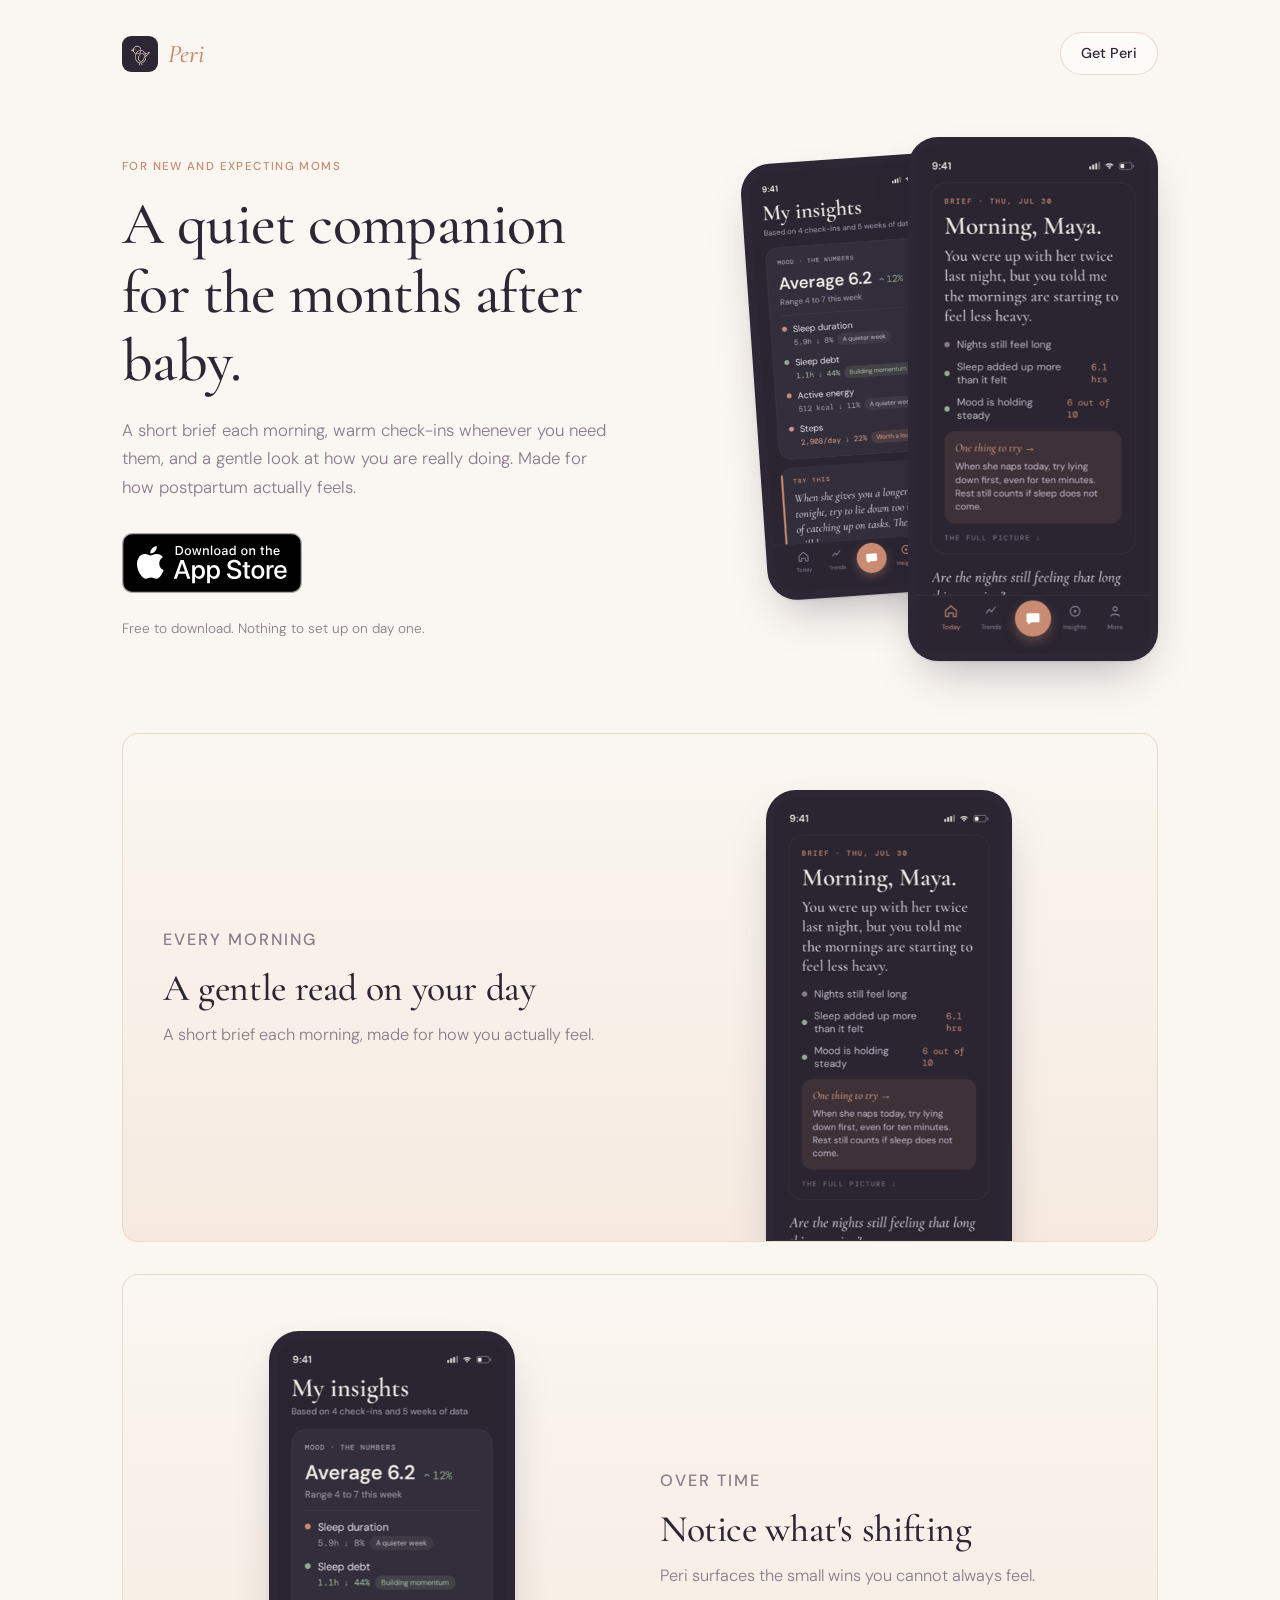
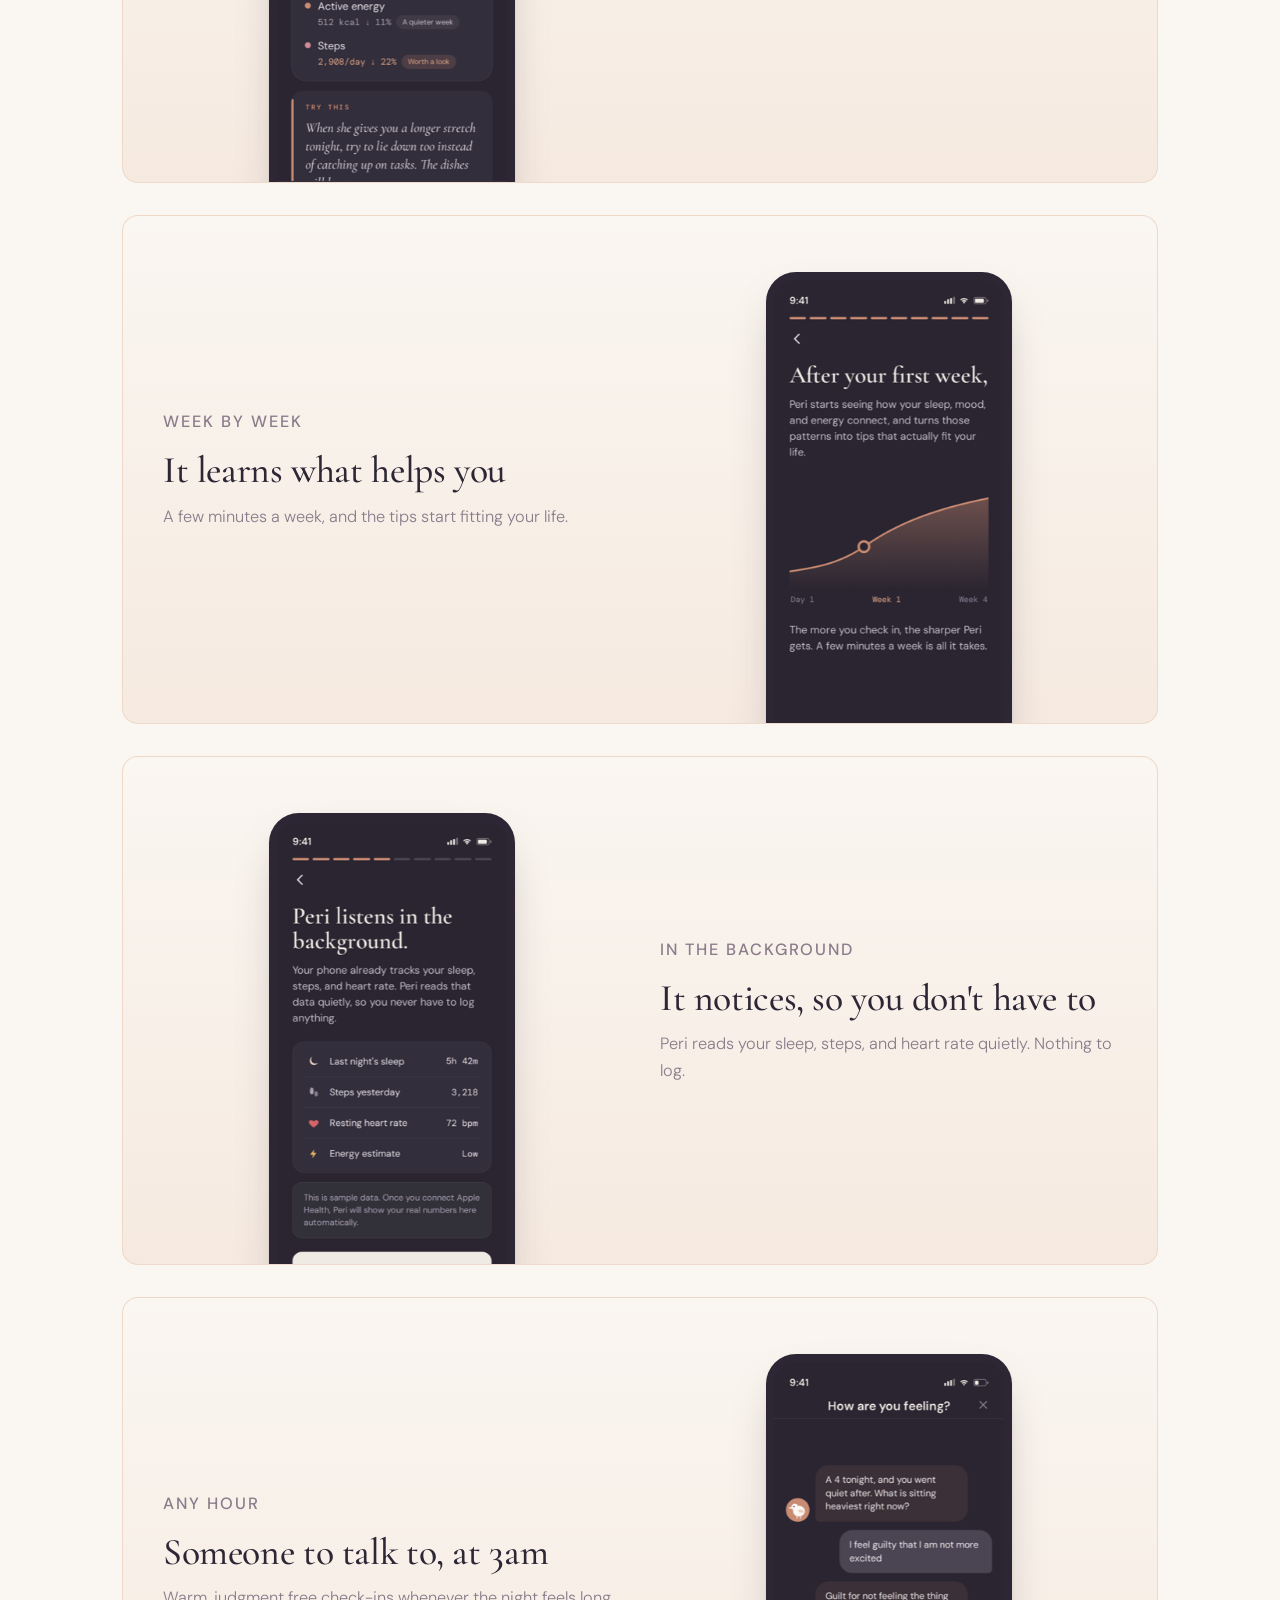
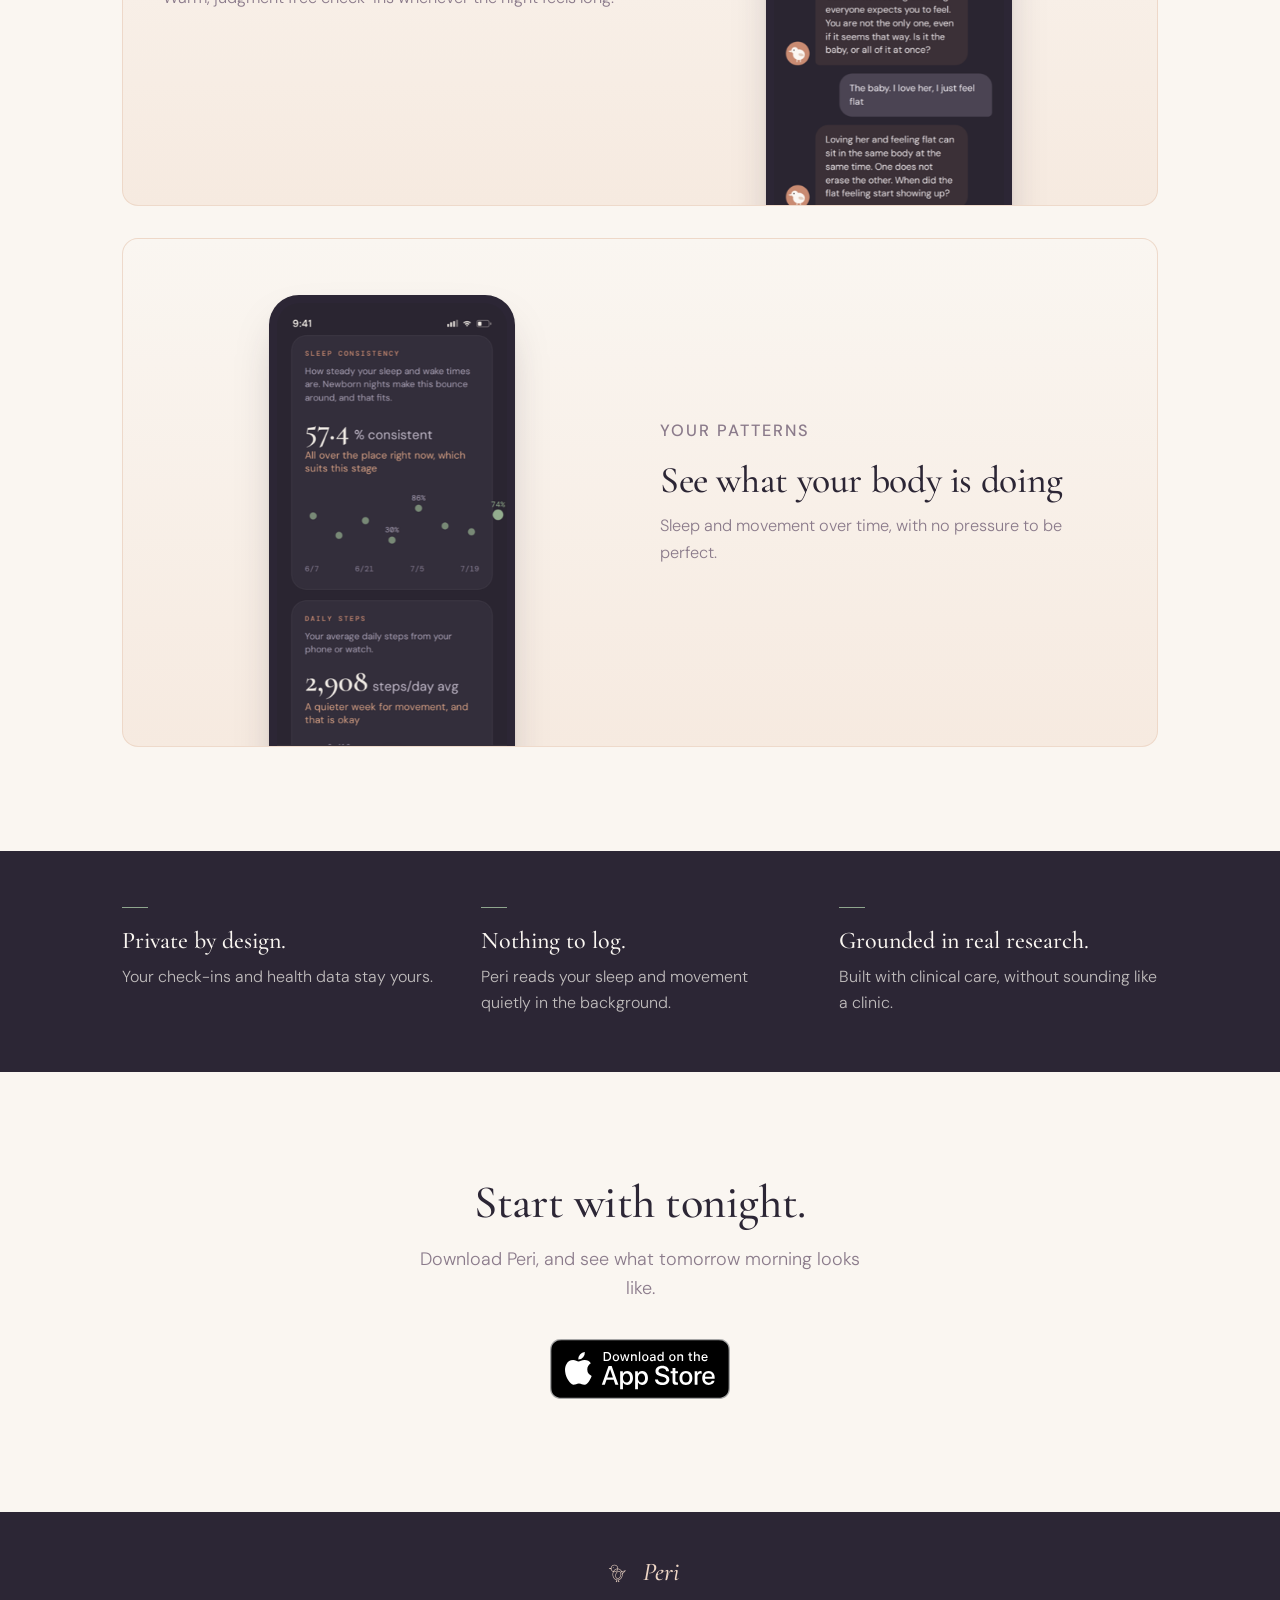
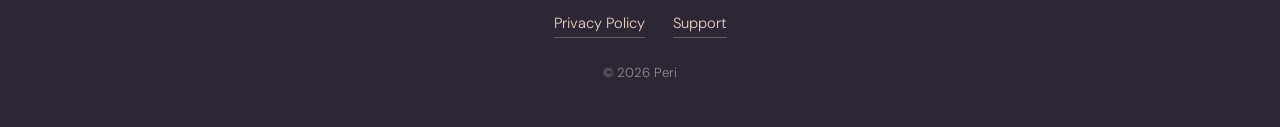
<file: index.html>
<!doctype html>
<html lang="en">
<head>
<meta charset="utf-8">
<meta name="viewport" content="width=device-width, initial-scale=1">

<!--
  ===========================================================================
  THE THREE LINKS. All set. Change them here if they ever move.
  ===========================================================================

  1. APP_STORE_URL   apps.apple.com/app/id6760953284 , the Hey Peri listing.
                     404s until the app is approved, then works on its own.
  2. PRIVACY_URL     privacy/ , the policy page in this repo.
  3. SUPPORT_EMAIL   support@heyperi.app , a Cloudflare Email Routing
                     address that forwards to a real inbox.

  The support page at support/ is the Support URL Apple asks for, and
  privacy/ is the Privacy Policy URL.

  They live in the <script id="peri-config"> block a few lines below, at the
  top of <body>. Change them there once and every link on the page updates.
  The same values are also in the href attributes, so the page still works
  with JavaScript off. Edit both if you change one.

  ===========================================================================
  SCREENSHOTS. Drop six PNGs into peri-web/assets/ with these exact names.
  ===========================================================================

  assets/screen-1.png   A gentle read on your day
  assets/screen-2.png   Notice what's shifting
  assets/screen-3.png   It learns what helps you
  assets/screen-4.png   It notices, so you don't have to
  assets/screen-5.png   Someone to talk to, at 3am
  assets/screen-6.png   See what your body is doing

  Use the raw in-app screenshots, not the App Store marketing frames. The
  page already draws the cream card, the headline, and the phone bezel, so a
  marketing frame would repeat all three. Portrait, any size, tall phone
  ratio. Any file that is missing simply does not render, the layout holds.

  assets/screen-1.png is also the Open Graph share image. If you want a
  different one for that, edit the og:image and twitter:image tags below.
  ===========================================================================
-->

<title>Peri, a quiet companion for the months after baby</title>
<meta name="description" content="A short brief each morning, warm check-ins whenever you need them, and a gentle look at how you are really doing. Peri is made for how postpartum actually feels.">

<link rel="icon" href="assets/favicon.png" sizes="any">
<link rel="apple-touch-icon" href="assets/icon.png">

<meta property="og:type" content="website">
<meta property="og:title" content="Peri, a quiet companion for the months after baby">
<meta property="og:description" content="A short brief each morning, warm check-ins whenever you need them, and a gentle look at how you are really doing.">
<meta property="og:image" content="assets/screen-1.png">
<meta name="twitter:card" content="summary_large_image">
<meta name="twitter:title" content="Peri, a quiet companion for the months after baby">
<meta name="twitter:description" content="A short brief each morning, warm check-ins whenever you need them, and a gentle look at how you are really doing.">
<meta name="twitter:image" content="assets/screen-1.png">
<meta name="theme-color" content="#FAF6F1">

<link rel="preconnect" href="https://fonts.googleapis.com">
<link rel="preconnect" href="https://fonts.gstatic.com" crossorigin>
<link rel="stylesheet" href="https://fonts.googleapis.com/css2?family=Cormorant+Garamond:ital,wght@0,300;0,500;1,300;1,500&family=DM+Mono:wght@300&family=DM+Sans:opsz,wght@9..40,300;9..40,500&display=swap">
<link rel="stylesheet" href="styles.css">
</head>
<body>

<script id="peri-config">
  /* ----------------------------------------------------------------
     THE THREE THINGS TO EDIT. Replace the placeholder values below.
     ---------------------------------------------------------------- */

  const APP_STORE_URL = 'https://apps.apple.com/app/id6760953284';
  const PRIVACY_URL   = 'privacy/';
  const SUPPORT_EMAIL = 'support@heyperi.app';

  /* ---------------------------------------------------------------- */
</script>

<a class="skip-link" href="#main">Skip to content</a>

<header class="site-header">
  <a class="wordmark" href="#top" aria-label="Peri, home">
    <img class="wordmark__icon" src="assets/icon.png" alt="" width="36" height="36">
    <span class="wordmark__text">Peri</span>
  </a>
  <a class="header-link" href="https://apps.apple.com/app/id6760953284" data-app-store>Get Peri</a>
</header>

<main id="main">

  <!-- ================= 1. HERO ================= -->
  <section class="hero" id="top">
    <div class="hero__text">
      <p class="eyebrow">For new and expecting moms</p>

      <!-- Edit the headline here. Keep it to one line of thought. -->
      <h1>A quiet companion for the months after baby.</h1>

      <p class="lede">A short brief each morning, warm check-ins whenever you need them, and a gentle look at how you are really doing. Made for how postpartum actually feels.</p>

      <a class="badge-link" href="https://apps.apple.com/app/id6760953284" data-app-store>
        <img src="assets/app-store-badge.svg" alt="Download Peri on the App Store" width="180" height="60">
      </a>

      <p class="hero__note">Free to download. Nothing to set up on day one.</p>
    </div>

    <div class="hero__media" aria-hidden="false">
      <figure class="phone phone--back">
        <img src="assets/screen-2.png" alt="The Peri insights screen, showing sleep and energy averages from a week of check-ins." width="390" height="844" onerror="this.closest('.phone').remove()">
      </figure>
      <figure class="phone phone--front">
        <img src="assets/screen-1.png" alt="The Peri home screen, showing a short morning brief about last night's sleep and one thing to try today." width="390" height="844" onerror="this.closest('.phone').remove()">
      </figure>
    </div>
  </section>

  <!-- ================= 2. SELLING POINTS ================= -->
  <section class="features" aria-labelledby="features-heading">
    <h2 class="visually-hidden" id="features-heading">What Peri does</h2>

    <article class="feature reveal">
      <div class="feature__text">
        <p class="eyebrow">Every morning</p>
        <h3>A gentle read on your day</h3>
        <p>A short brief each morning, made for how you actually feel.</p>
      </div>
      <figure class="feature__media phone">
        <img loading="lazy" src="assets/screen-1.png" alt="A morning brief in Peri that says the nights are still long, with three short notes underneath." width="390" height="844" onerror="this.closest('.feature__media').remove()">
      </figure>
    </article>

    <article class="feature reveal">
      <div class="feature__text">
        <p class="eyebrow">Over time</p>
        <h3>Notice what's shifting</h3>
        <p>Peri surfaces the small wins you cannot always feel.</p>
      </div>
      <figure class="feature__media phone">
        <img loading="lazy" src="assets/screen-2.png" alt="A weekly summary in Peri listing sleep duration, active energy, and steps, each with a small change from last week." width="390" height="844" onerror="this.closest('.feature__media').remove()">
      </figure>
    </article>

    <article class="feature reveal">
      <div class="feature__text">
        <p class="eyebrow">Week by week</p>
        <h3>It learns what helps you</h3>
        <p>A few minutes a week, and the tips start fitting your life.</p>
      </div>
      <figure class="feature__media phone">
        <img loading="lazy" src="assets/screen-3.png" alt="A Peri screen explaining that after the first week, the tips begin to match what works for you." width="390" height="844" onerror="this.closest('.feature__media').remove()">
      </figure>
    </article>

    <article class="feature reveal">
      <div class="feature__text">
        <p class="eyebrow">In the background</p>
        <h3>It notices, so you don't have to</h3>
        <p>Peri reads your sleep, steps, and heart rate quietly. Nothing to log.</p>
      </div>
      <figure class="feature__media phone">
        <img loading="lazy" src="assets/screen-4.png" alt="A Peri screen listing last night's sleep, steps yesterday, and resting heart rate, with a button to connect Apple Health." width="390" height="844" onerror="this.closest('.feature__media').remove()">
      </figure>
    </article>

    <article class="feature reveal">
      <div class="feature__text">
        <p class="eyebrow">Any hour</p>
        <h3>Someone to talk to, at 3am</h3>
        <p>Warm, judgment free check-ins whenever the night feels long.</p>
      </div>
      <figure class="feature__media phone">
        <img loading="lazy" src="assets/screen-5.png" alt="A late night conversation in Peri, where a mom says she feels guilty and Peri answers without judgment." width="390" height="844" onerror="this.closest('.feature__media').remove()">
      </figure>
    </article>

    <article class="feature reveal">
      <div class="feature__text">
        <p class="eyebrow">Your patterns</p>
        <h3>See what your body is doing</h3>
        <p>Sleep and movement over time, with no pressure to be perfect.</p>
      </div>
      <figure class="feature__media phone">
        <img loading="lazy" src="assets/screen-6.png" alt="A Peri trends screen showing sleep consistency across the week and an average daily step count." width="390" height="844" onerror="this.closest('.feature__media').remove()">
      </figure>
    </article>
  </section>

  <!-- ================= 3. TRUST STRIP ================= -->
  <section class="trust" aria-labelledby="trust-heading">
    <div class="trust__inner">
      <h2 class="visually-hidden" id="trust-heading">How Peri treats your information</h2>
      <ul class="trust__list">
        <li>
          <span class="trust__mark" aria-hidden="true"></span>
          <strong>Private by design.</strong>
          <span>Your check-ins and health data stay yours.</span>
        </li>
        <li>
          <span class="trust__mark" aria-hidden="true"></span>
          <strong>Nothing to log.</strong>
          <span>Peri reads your sleep and movement quietly in the background.</span>
        </li>
        <li>
          <span class="trust__mark" aria-hidden="true"></span>
          <strong>Grounded in real research.</strong>
          <span>Built with clinical care, without sounding like a clinic.</span>
        </li>
      </ul>
    </div>
  </section>

  <!-- ================= 4. CLOSING CTA ================= -->
  <section class="closing">
    <h2>Start with tonight.</h2>
    <p>Download Peri, and see what tomorrow morning looks like.</p>
    <a class="badge-link" href="https://apps.apple.com/app/id6760953284" data-app-store>
      <img loading="lazy" src="assets/app-store-badge.svg" alt="Download Peri on the App Store" width="180" height="60">
    </a>
  </section>

</main>

<!-- ================= 5. FOOTER ================= -->
<footer class="site-footer">
  <div class="site-footer__inner">
    <a class="wordmark wordmark--dark" href="#top" aria-label="Peri, back to top">
      <img class="wordmark__icon" src="assets/icon.png" alt="" width="32" height="32" loading="lazy">
      <span class="wordmark__text">Peri</span>
    </a>
    <nav class="footer-links" aria-label="Footer">
      <a href="privacy/" data-privacy>Privacy Policy</a>
      <a href="support/">Support</a>
    </nav>
    <p class="copyright">&copy; 2026 Peri</p>
  </div>
</footer>

<script>
  /* Wire the three constants into every link, so one edit covers the page. */
  (function () {
    var set = function (selector, value) {
      Array.prototype.forEach.call(document.querySelectorAll(selector), function (el) {
        el.setAttribute('href', value);
      });
    };
    if (typeof APP_STORE_URL === 'string') set('[data-app-store]', APP_STORE_URL);
    if (typeof PRIVACY_URL === 'string') set('[data-privacy]', PRIVACY_URL);
    if (typeof SUPPORT_EMAIL === 'string') set('[data-support]', 'mailto:' + SUPPORT_EMAIL);

    /* A soft fade as each feature row arrives. Skipped entirely when the
       visitor asks for reduced motion, and when the browser is older. */
    var calm = window.matchMedia && window.matchMedia('(prefers-reduced-motion: reduce)').matches;
    var rows = document.querySelectorAll('.reveal');
    if (calm || !('IntersectionObserver' in window)) {
      Array.prototype.forEach.call(rows, function (r) { r.classList.add('is-visible'); });
      return;
    }
    var seen = new IntersectionObserver(function (entries) {
      entries.forEach(function (entry) {
        if (entry.isIntersecting) {
          entry.target.classList.add('is-visible');
          seen.unobserve(entry.target);
        }
      });
    }, { rootMargin: '0px 0px -12% 0px' });
    Array.prototype.forEach.call(rows, function (r) { seen.observe(r); });
  })();
</script>

</body>
</html>
</file>
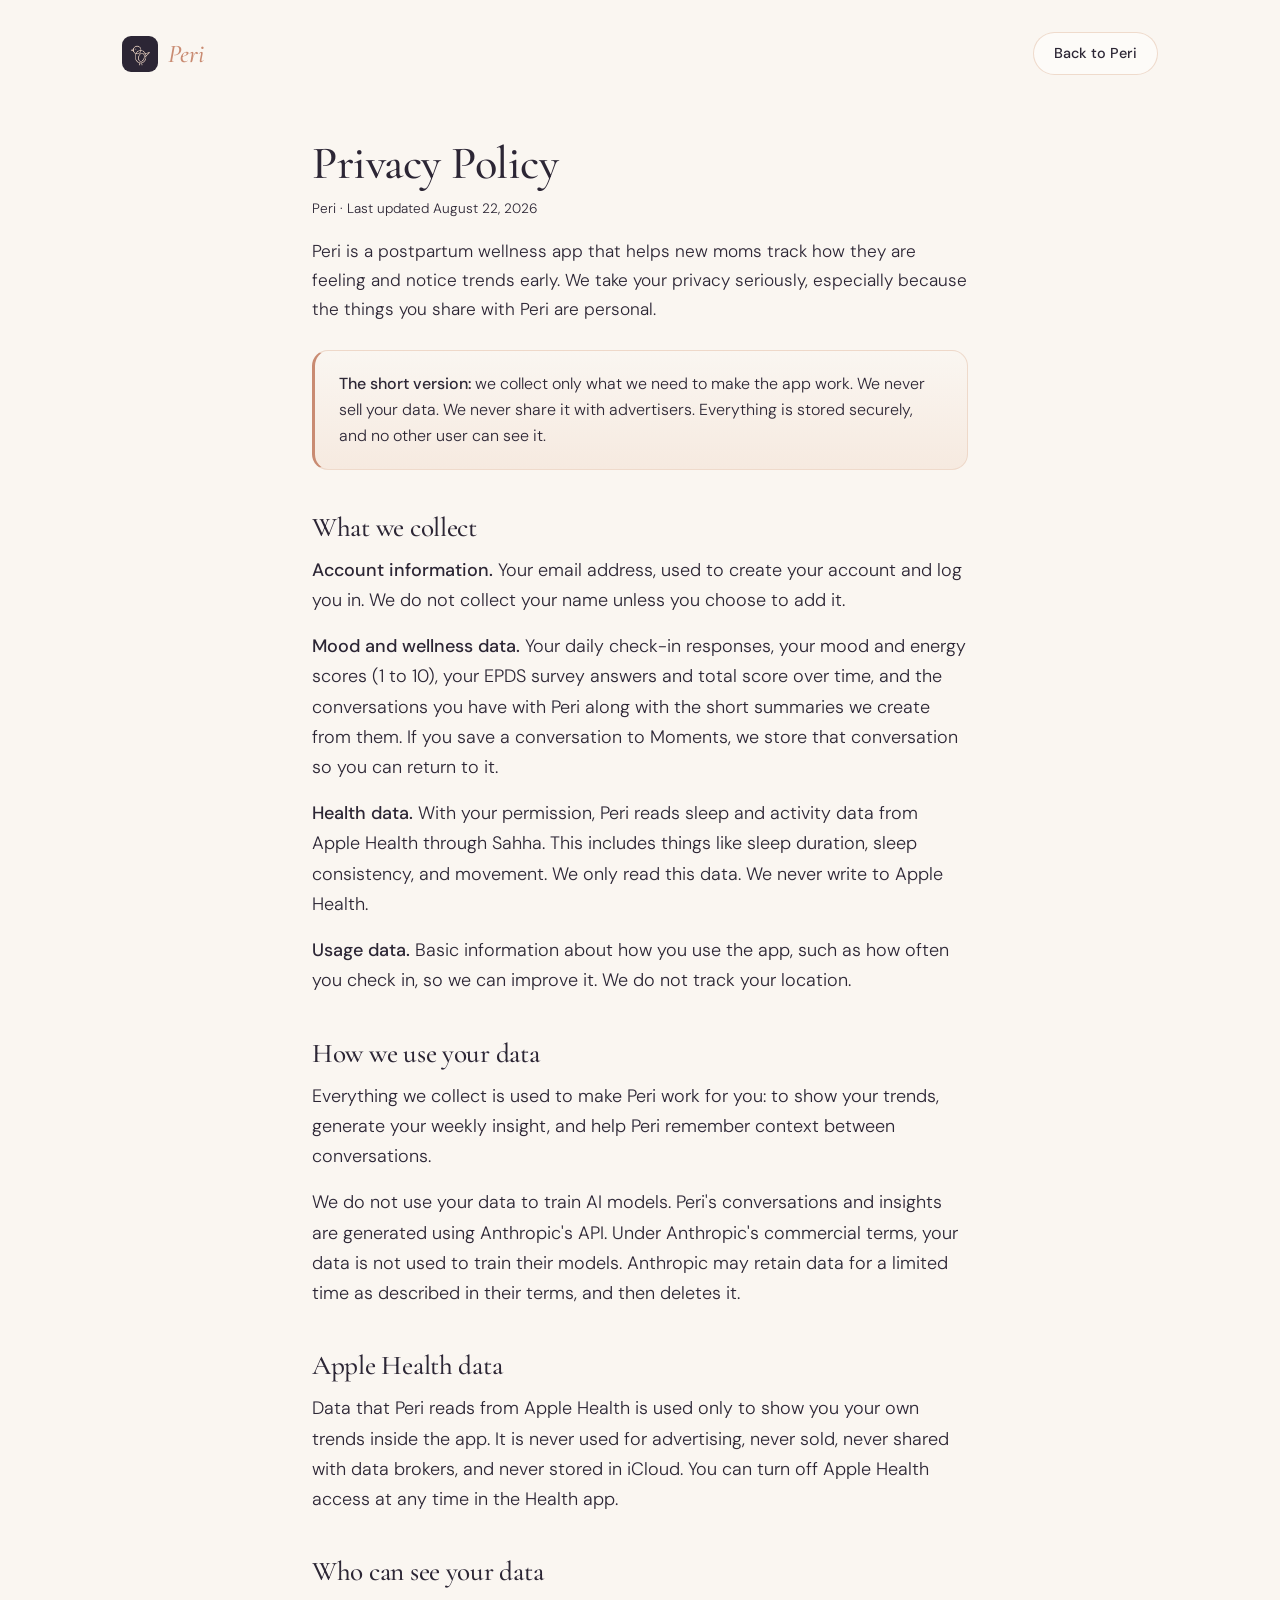
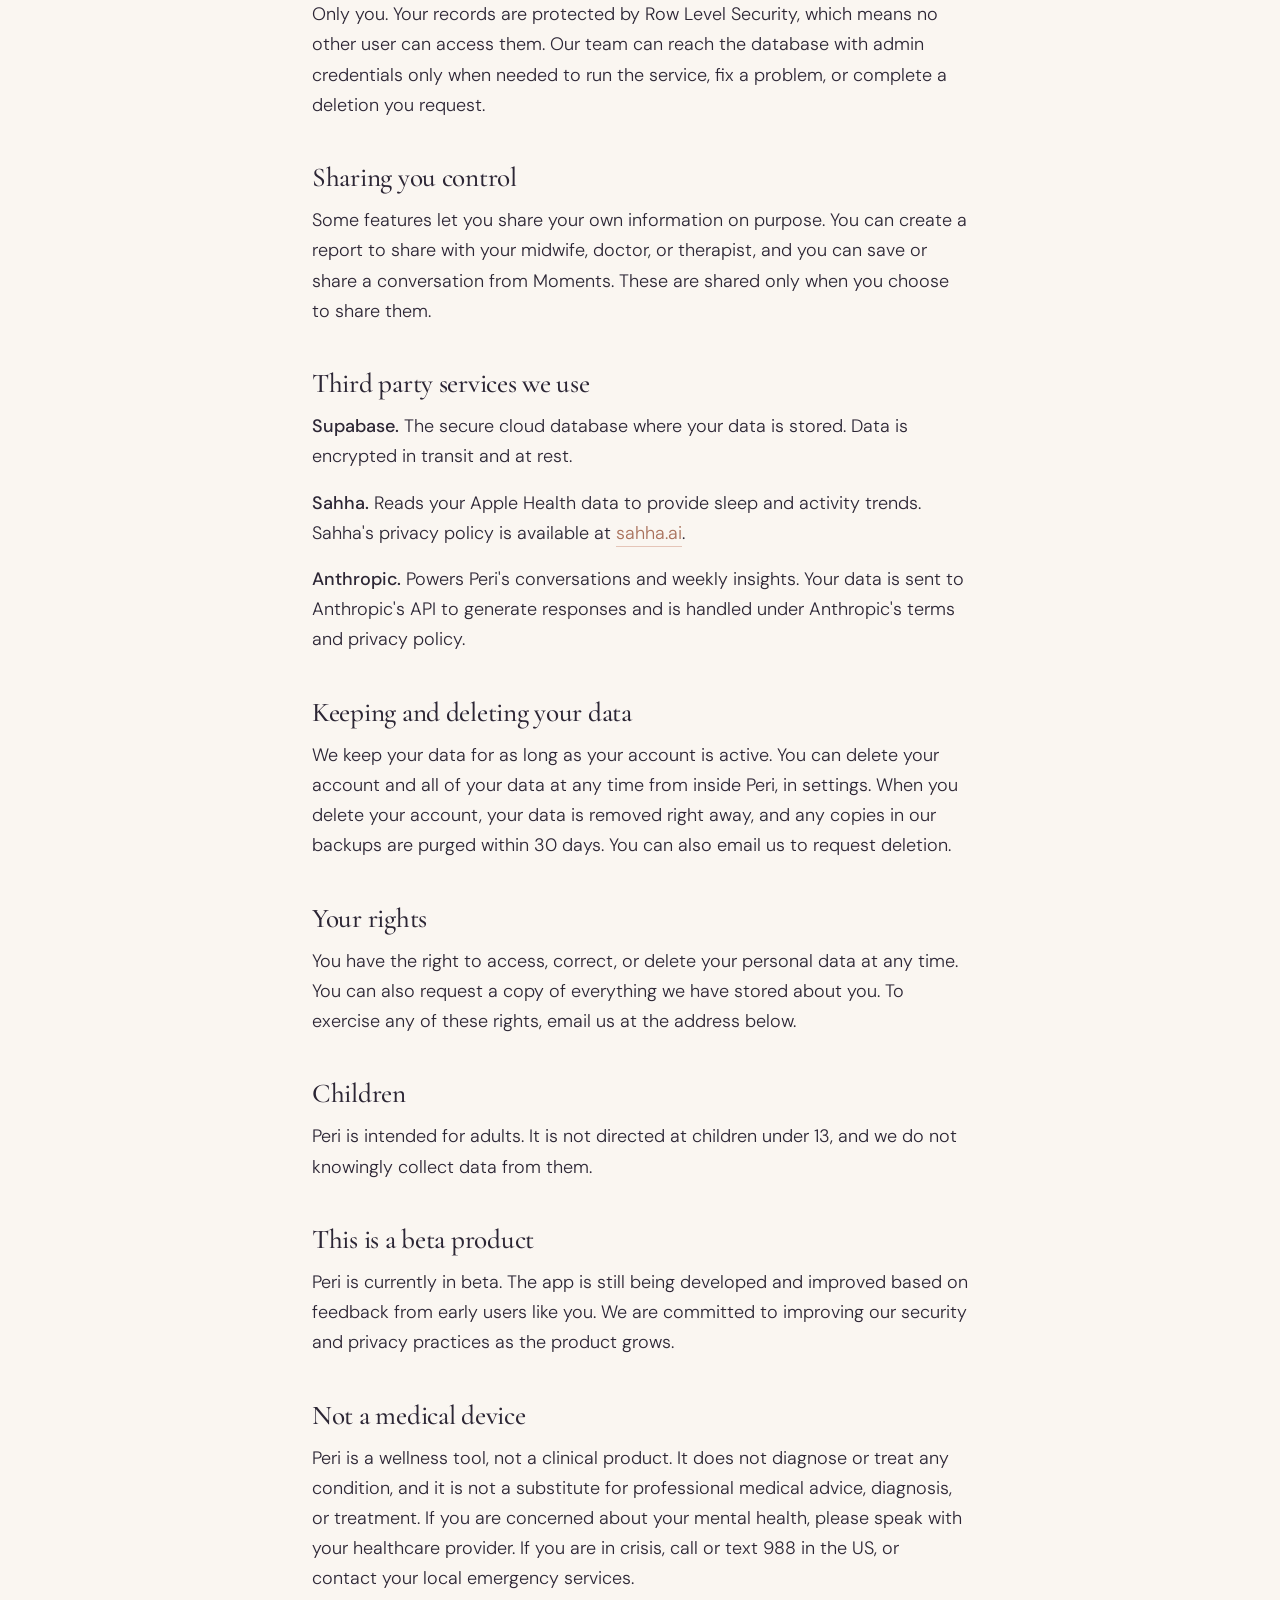
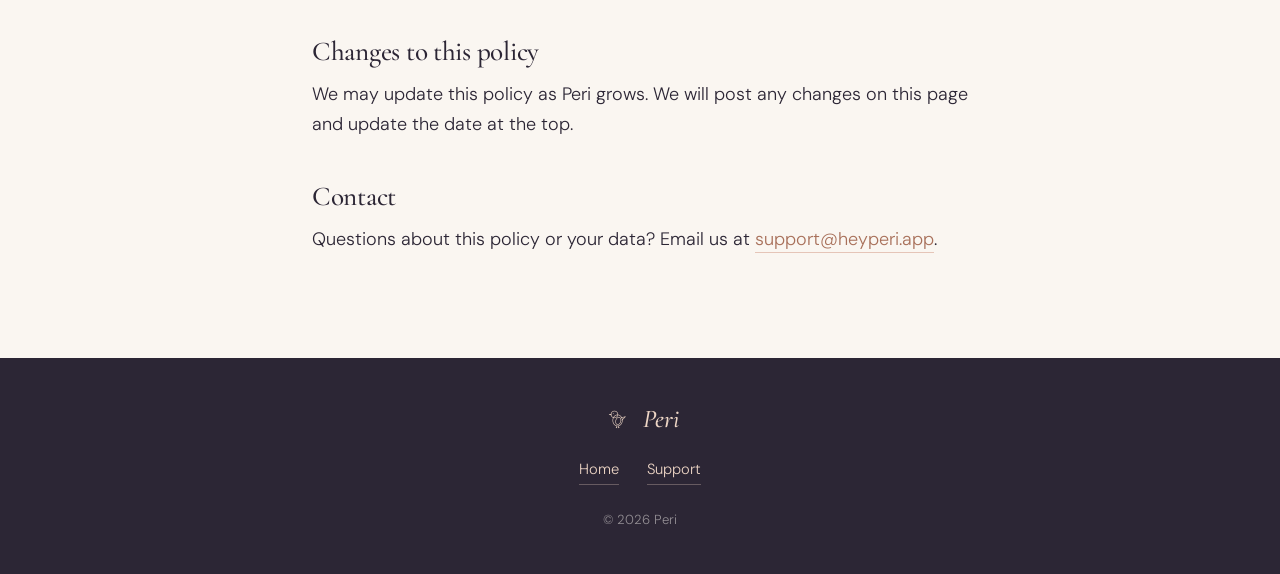
<file: privacy/index.html>
<!doctype html>
<html lang="en">
<head>
<meta charset="utf-8">
<meta name="viewport" content="width=device-width, initial-scale=1">

<!--
  Privacy policy. Served at https://heyperi.app/privacy/

  This is the URL to give Apple in App Store Connect, under
  App Information, Privacy Policy URL.

  SUPPORT_EMAIL is still a placeholder. It appears once in the Contact
  section below and once in the footer, and both are wired to the same
  constant in the <script id="peri-config"> block, so one edit covers both.

  The policy wording is the approved text. Restyled to the site's tokens,
  not reworded. Change the "Last updated" date if you edit the content.
-->

<title>Privacy Policy, Peri</title>
<meta name="description" content="What Peri collects, how it is used, and how to delete it. We never sell your data and never share it with advertisers.">
<meta name="robots" content="index, follow">

<link rel="icon" href="../assets/favicon.png" sizes="any">
<link rel="apple-touch-icon" href="../assets/icon.png">

<meta property="og:type" content="article">
<meta property="og:title" content="Privacy Policy, Peri">
<meta property="og:description" content="What Peri collects, how it is used, and how to delete it.">
<meta name="theme-color" content="#FAF6F1">

<link rel="preconnect" href="https://fonts.googleapis.com">
<link rel="preconnect" href="https://fonts.gstatic.com" crossorigin>
<link rel="stylesheet" href="https://fonts.googleapis.com/css2?family=Cormorant+Garamond:ital,wght@0,300;0,500;1,300;1,500&family=DM+Mono:wght@300&family=DM+Sans:opsz,wght@9..40,300;9..40,500&display=swap">
<link rel="stylesheet" href="../styles.css">
</head>
<body>

<script id="peri-config">
  /* Same three constants as the home page. Keep them in sync. */
  const SUPPORT_EMAIL = 'support@heyperi.app';
</script>

<a class="skip-link" href="#main">Skip to content</a>

<header class="site-header">
  <a class="wordmark" href="../" aria-label="Peri, home">
    <img class="wordmark__icon" src="../assets/icon.png" alt="" width="36" height="36">
    <span class="wordmark__text">Peri</span>
  </a>
  <a class="header-link" href="../">Back to Peri</a>
</header>

<main class="legal" id="main">

  <h1>Privacy Policy</h1>
  <p class="legal__updated">Peri &middot; Last updated August 22, 2026</p>

  <p class="legal__lead">Peri is a postpartum wellness app that helps new moms track how they are feeling and notice trends early. We take your privacy seriously, especially because the things you share with Peri are personal.</p>

  <div class="legal__callout"><strong>The short version:</strong> we collect only what we need to make the app work. We never sell your data. We never share it with advertisers. Everything is stored securely, and no other user can see it.</div>

  <h2>What we collect</h2>
  <p><strong>Account information.</strong> Your email address, used to create your account and log you in. We do not collect your name unless you choose to add it.</p>
  <p><strong>Mood and wellness data.</strong> Your daily check-in responses, your mood and energy scores (1 to 10), your EPDS survey answers and total score over time, and the conversations you have with Peri along with the short summaries we create from them. If you save a conversation to Moments, we store that conversation so you can return to it.</p>
  <p><strong>Health data.</strong> With your permission, Peri reads sleep and activity data from Apple Health through Sahha. This includes things like sleep duration, sleep consistency, and movement. We only read this data. We never write to Apple Health.</p>
  <p><strong>Usage data.</strong> Basic information about how you use the app, such as how often you check in, so we can improve it. We do not track your location.</p>

  <h2>How we use your data</h2>
  <p>Everything we collect is used to make Peri work for you: to show your trends, generate your weekly insight, and help Peri remember context between conversations.</p>
  <p>We do not use your data to train AI models. Peri's conversations and insights are generated using Anthropic's API. Under Anthropic's commercial terms, your data is not used to train their models. Anthropic may retain data for a limited time as described in their terms, and then deletes it.</p>

  <h2>Apple Health data</h2>
  <p>Data that Peri reads from Apple Health is used only to show you your own trends inside the app. It is never used for advertising, never sold, never shared with data brokers, and never stored in iCloud. You can turn off Apple Health access at any time in the Health app.</p>

  <h2>Who can see your data</h2>
  <p>Only you. Your records are protected by Row Level Security, which means no other user can access them. Our team can reach the database with admin credentials only when needed to run the service, fix a problem, or complete a deletion you request.</p>

  <h2>Sharing you control</h2>
  <p>Some features let you share your own information on purpose. You can create a report to share with your midwife, doctor, or therapist, and you can save or share a conversation from Moments. These are shared only when you choose to share them.</p>

  <h2>Third party services we use</h2>
  <p><strong>Supabase.</strong> The secure cloud database where your data is stored. Data is encrypted in transit and at rest.</p>
  <p><strong>Sahha.</strong> Reads your Apple Health data to provide sleep and activity trends. Sahha's privacy policy is available at <a href="https://sahha.ai" target="_blank" rel="noopener">sahha.ai</a>.</p>
  <p><strong>Anthropic.</strong> Powers Peri's conversations and weekly insights. Your data is sent to Anthropic's API to generate responses and is handled under Anthropic's terms and privacy policy.</p>

  <h2>Keeping and deleting your data</h2>
  <p>We keep your data for as long as your account is active. You can delete your account and all of your data at any time from inside Peri, in settings. When you delete your account, your data is removed right away, and any copies in our backups are purged within 30 days. You can also email us to request deletion.</p>

  <h2>Your rights</h2>
  <p>You have the right to access, correct, or delete your personal data at any time. You can also request a copy of everything we have stored about you. To exercise any of these rights, email us at the address below.</p>

  <h2>Children</h2>
  <p>Peri is intended for adults. It is not directed at children under 13, and we do not knowingly collect data from them.</p>

  <h2>This is a beta product</h2>
  <p>Peri is currently in beta. The app is still being developed and improved based on feedback from early users like you. We are committed to improving our security and privacy practices as the product grows.</p>

  <h2>Not a medical device</h2>
  <p>Peri is a wellness tool, not a clinical product. It does not diagnose or treat any condition, and it is not a substitute for professional medical advice, diagnosis, or treatment. If you are concerned about your mental health, please speak with your healthcare provider. If you are in crisis, call or text 988 in the US, or contact your local emergency services.</p>

  <h2>Changes to this policy</h2>
  <p>We may update this policy as Peri grows. We will post any changes on this page and update the date at the top.</p>

  <h2>Contact</h2>
  <p>Questions about this policy or your data? Email us at <a href="mailto:support@heyperi.app" data-support>support@heyperi.app</a>.</p>

</main>

<footer class="site-footer">
  <div class="site-footer__inner">
    <a class="wordmark wordmark--dark" href="../" aria-label="Peri, home">
      <img class="wordmark__icon" src="../assets/icon.png" alt="" width="32" height="32" loading="lazy">
      <span class="wordmark__text">Peri</span>
    </a>
    <nav class="footer-links" aria-label="Footer">
      <a href="../">Home</a>
      <a href="../support/">Support</a>
    </nav>
    <p class="copyright">&copy; 2026 Peri</p>
  </div>
</footer>

<script>
  (function () {
    if (typeof SUPPORT_EMAIL !== 'string') return;
    Array.prototype.forEach.call(document.querySelectorAll('[data-support]'), function (el) {
      el.setAttribute('href', 'mailto:' + SUPPORT_EMAIL);
      /* The Contact link shows the address itself, the footer one says "Support". */
      if (el.textContent.indexOf('PLACEHOLDER') !== -1) el.textContent = SUPPORT_EMAIL;
    });
  })();
</script>

</body>
</html>
</file>
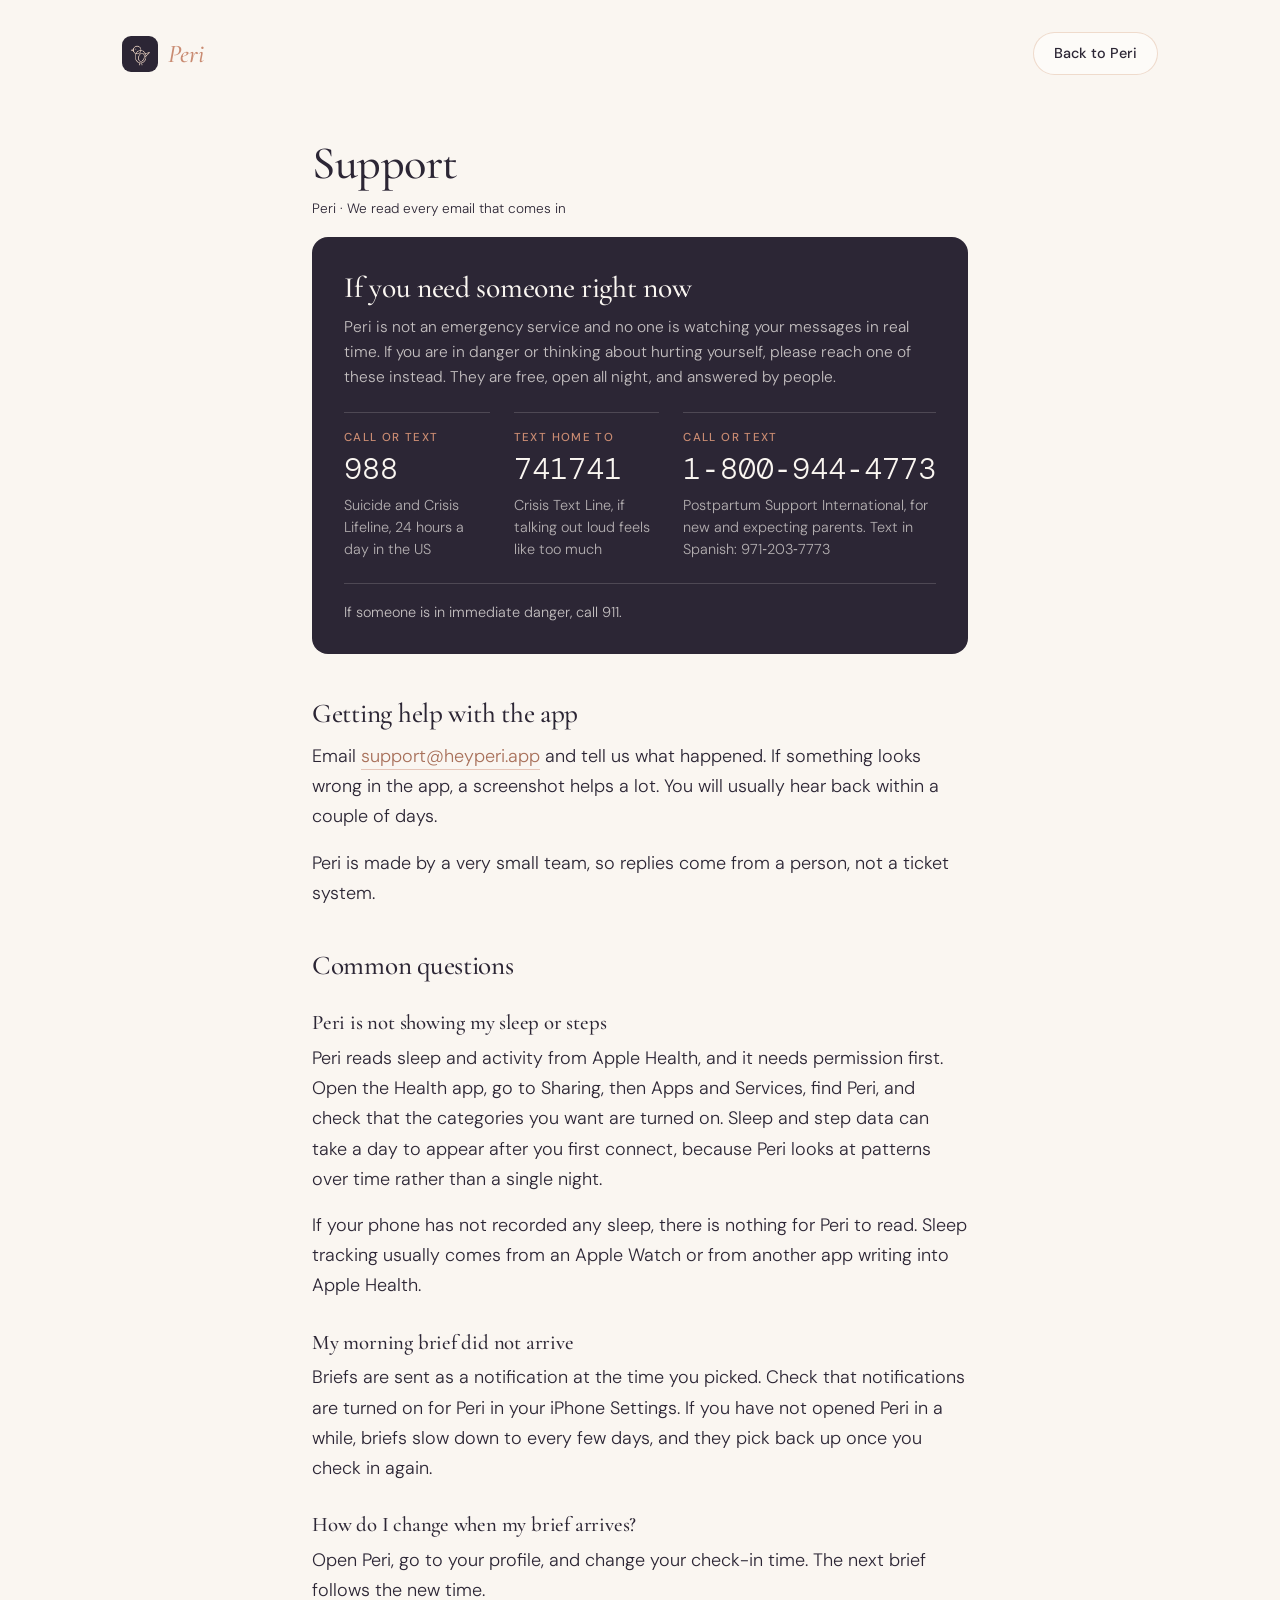
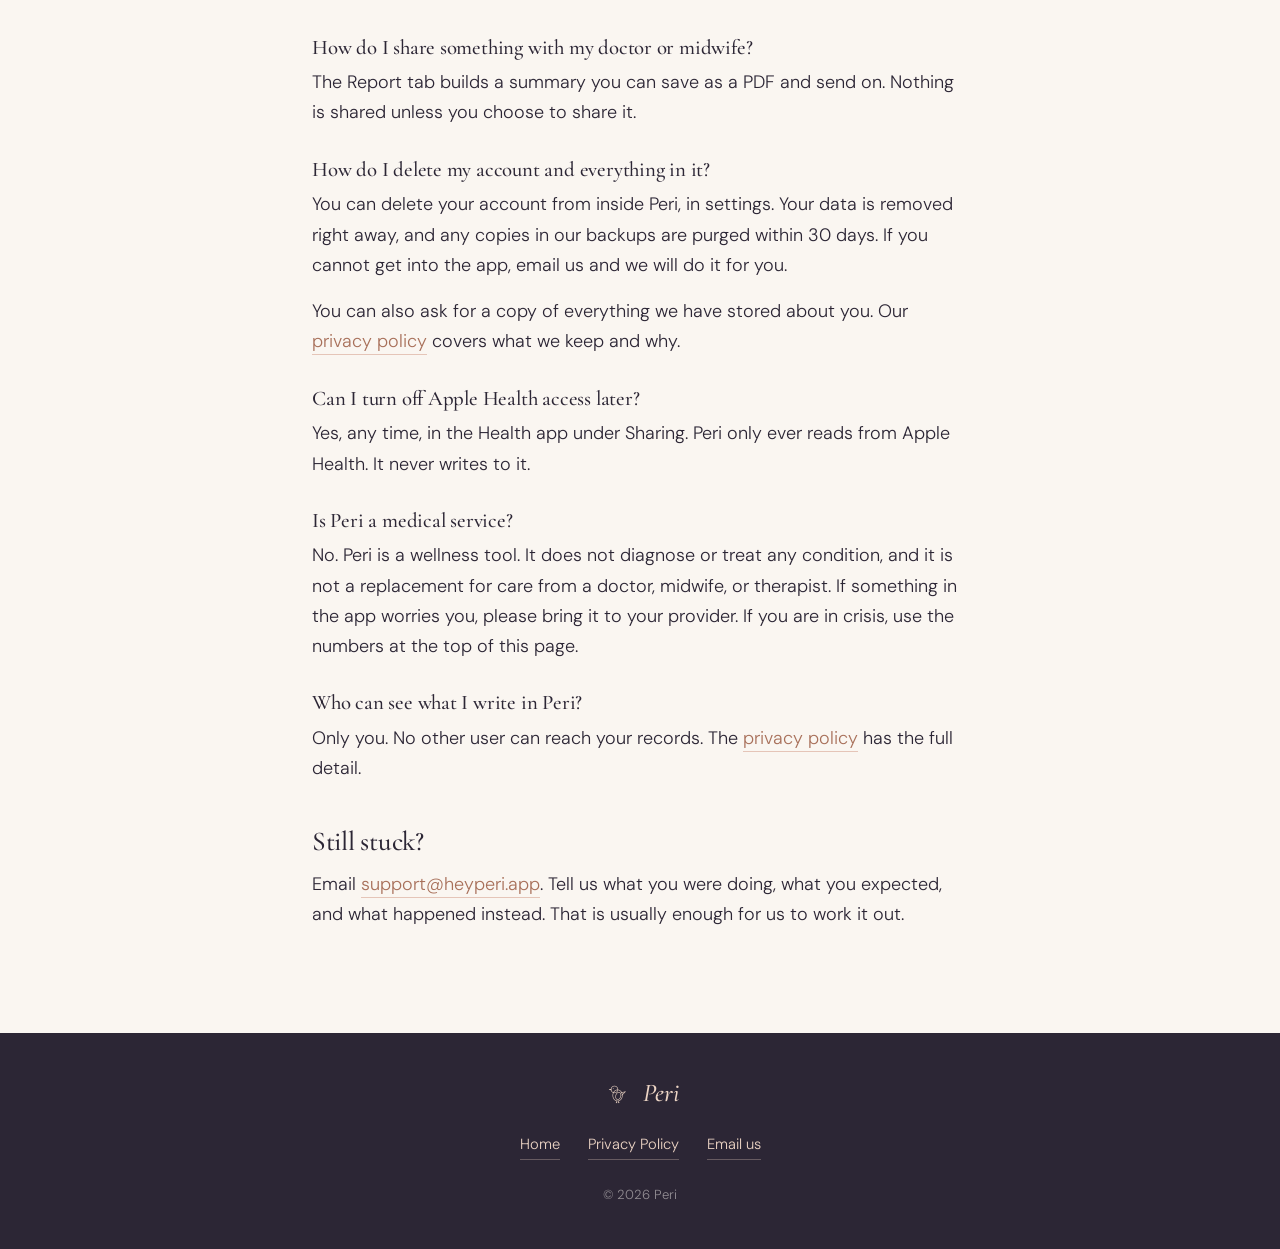
<file: support/index.html>
<!doctype html>
<html lang="en">
<head>
<meta charset="utf-8">
<meta name="viewport" content="width=device-width, initial-scale=1">

<!--
  Support page. Served at https://heyperi.app/support/

  This is the URL Apple asks for under App Information, Support URL.

  The crisis resources block is deliberately the first thing on the page,
  above the contact details and the questions. Someone who needs it should
  not have to scroll or read anything else first. Do not move it down.

  Phone numbers and shortcodes are US. If Peri ships outside the US, add
  the local equivalents rather than replacing these.
-->

<title>Support, Peri</title>
<meta name="description" content="Get help with Peri. Contact us, find answers to common questions, and reach crisis support if you need someone right now.">

<link rel="icon" href="../assets/favicon.png" sizes="any">
<link rel="apple-touch-icon" href="../assets/icon.png">

<meta property="og:type" content="article">
<meta property="og:title" content="Support, Peri">
<meta property="og:description" content="Get help with Peri, and find crisis support if you need someone right now.">
<meta name="theme-color" content="#FAF6F1">

<link rel="preconnect" href="https://fonts.googleapis.com">
<link rel="preconnect" href="https://fonts.gstatic.com" crossorigin>
<link rel="stylesheet" href="https://fonts.googleapis.com/css2?family=Cormorant+Garamond:ital,wght@0,300;0,500;1,300;1,500&family=DM+Mono:wght@300&family=DM+Sans:opsz,wght@9..40,300;9..40,500&display=swap">
<link rel="stylesheet" href="../styles.css">
</head>
<body>

<script id="peri-config">
  /* Same constant as the other pages. Keep them in sync. */
  const SUPPORT_EMAIL = 'support@heyperi.app';
</script>

<a class="skip-link" href="#main">Skip to content</a>

<header class="site-header">
  <a class="wordmark" href="../" aria-label="Peri, home">
    <img class="wordmark__icon" src="../assets/icon.png" alt="" width="36" height="36">
    <span class="wordmark__text">Peri</span>
  </a>
  <a class="header-link" href="../">Back to Peri</a>
</header>

<main class="legal" id="main">

  <h1>Support</h1>
  <p class="legal__updated">Peri &middot; We read every email that comes in</p>

  <!-- Crisis first. Never move this below the fold. -->
  <section class="crisis" aria-labelledby="crisis-heading">
    <h2 id="crisis-heading">If you need someone right now</h2>
    <p class="crisis__intro">Peri is not an emergency service and no one is watching your messages in real time. If you are in danger or thinking about hurting yourself, please reach one of these instead. They are free, open all night, and answered by people.</p>
    <ul class="crisis__list">
      <li>
        <span class="crisis__label">Call or text</span>
        <span class="crisis__number">988</span>
        <span class="crisis__note">Suicide and Crisis Lifeline, 24 hours a day in the US</span>
      </li>
      <li>
        <span class="crisis__label">Text HOME to</span>
        <span class="crisis__number">741741</span>
        <span class="crisis__note">Crisis Text Line, if talking out loud feels like too much</span>
      </li>
      <li>
        <span class="crisis__label">Call or text</span>
        <span class="crisis__number">1&#8209;800&#8209;944&#8209;4773</span>
        <span class="crisis__note">Postpartum Support International, for new and expecting parents. Text in Spanish: 971&#8209;203&#8209;7773</span>
      </li>
    </ul>
    <p class="crisis__foot">If someone is in immediate danger, call 911.</p>
  </section>

  <h2>Getting help with the app</h2>
  <p>Email <a href="mailto:support@heyperi.app" data-support>support@heyperi.app</a> and tell us what happened. If something looks wrong in the app, a screenshot helps a lot. You will usually hear back within a couple of days.</p>
  <p>Peri is made by a very small team, so replies come from a person, not a ticket system.</p>

  <h2>Common questions</h2>

  <h3>Peri is not showing my sleep or steps</h3>
  <p>Peri reads sleep and activity from Apple Health, and it needs permission first. Open the Health app, go to Sharing, then Apps and Services, find Peri, and check that the categories you want are turned on. Sleep and step data can take a day to appear after you first connect, because Peri looks at patterns over time rather than a single night.</p>
  <p>If your phone has not recorded any sleep, there is nothing for Peri to read. Sleep tracking usually comes from an Apple Watch or from another app writing into Apple Health.</p>

  <h3>My morning brief did not arrive</h3>
  <p>Briefs are sent as a notification at the time you picked. Check that notifications are turned on for Peri in your iPhone Settings. If you have not opened Peri in a while, briefs slow down to every few days, and they pick back up once you check in again.</p>

  <h3>How do I change when my brief arrives?</h3>
  <p>Open Peri, go to your profile, and change your check-in time. The next brief follows the new time.</p>

  <h3>How do I share something with my doctor or midwife?</h3>
  <p>The Report tab builds a summary you can save as a PDF and send on. Nothing is shared unless you choose to share it.</p>

  <h3>How do I delete my account and everything in it?</h3>
  <p>You can delete your account from inside Peri, in settings. Your data is removed right away, and any copies in our backups are purged within 30 days. If you cannot get into the app, email us and we will do it for you.</p>
  <p>You can also ask for a copy of everything we have stored about you. Our <a href="../privacy/">privacy policy</a> covers what we keep and why.</p>

  <h3>Can I turn off Apple Health access later?</h3>
  <p>Yes, any time, in the Health app under Sharing. Peri only ever reads from Apple Health. It never writes to it.</p>

  <h3>Is Peri a medical service?</h3>
  <p>No. Peri is a wellness tool. It does not diagnose or treat any condition, and it is not a replacement for care from a doctor, midwife, or therapist. If something in the app worries you, please bring it to your provider. If you are in crisis, use the numbers at the top of this page.</p>

  <h3>Who can see what I write in Peri?</h3>
  <p>Only you. No other user can reach your records. The <a href="../privacy/">privacy policy</a> has the full detail.</p>

  <h2>Still stuck?</h2>
  <p>Email <a href="mailto:support@heyperi.app" data-support>support@heyperi.app</a>. Tell us what you were doing, what you expected, and what happened instead. That is usually enough for us to work it out.</p>

</main>

<footer class="site-footer">
  <div class="site-footer__inner">
    <a class="wordmark wordmark--dark" href="../" aria-label="Peri, home">
      <img class="wordmark__icon" src="../assets/icon.png" alt="" width="32" height="32" loading="lazy">
      <span class="wordmark__text">Peri</span>
    </a>
    <nav class="footer-links" aria-label="Footer">
      <a href="../">Home</a>
      <a href="../privacy/">Privacy Policy</a>
      <a href="mailto:support@heyperi.app" data-support>Email us</a>
    </nav>
    <p class="copyright">&copy; 2026 Peri</p>
  </div>
</footer>

<script>
  (function () {
    if (typeof SUPPORT_EMAIL !== 'string') return;
    Array.prototype.forEach.call(document.querySelectorAll('[data-support]'), function (el) {
      el.setAttribute('href', 'mailto:' + SUPPORT_EMAIL);
      if (el.textContent.indexOf('@') !== -1) el.textContent = SUPPORT_EMAIL;
    });
  })();
</script>

</body>
</html>
</file>
<file: styles.css>
/* ==========================================================================
   Peri, marketing site
   Plain CSS, no build step. Mobile first.
   ========================================================================== */

:root {
  /* Palette. Single source of truth. */
  --clay:      #C98B72;
  --clay-dark: #A8705A;
  --blush:     #EDD5C5;
  --sage:      #8FA68E;
  --dusk:      #8B7B8B;
  --night:     #2C2635;
  --cream:     #FAF6F1;

  /* Type */
  --font-display: 'Cormorant Garamond', Georgia, 'Times New Roman', serif;
  --font-ui: 'DM Sans', -apple-system, BlinkMacSystemFont, 'Segoe UI', Helvetica, Arial, sans-serif;
  --font-mono: 'DM Mono', ui-monospace, SFMono-Regular, Menlo, monospace;

  /* Shape */
  --radius-card: 16px;
  --radius-pill: 50px;

  /* Rhythm */
  --pad-card: 24px;
  --gutter: 20px;
  --max-width: 1100px;
  --section-gap: 72px;

  /* Derived surfaces */
  --card-gradient: linear-gradient(180deg, var(--cream) 0%, #F6EAE0 100%);
  --card-border: rgba(237, 213, 197, 0.85);
}

*, *::before, *::after { box-sizing: border-box; }

html { -webkit-text-size-adjust: 100%; scroll-behavior: smooth; }

body {
  margin: 0;
  background: var(--cream);
  color: var(--night);
  font-family: var(--font-ui);
  font-weight: 300;
  font-size: 17px;
  line-height: 1.6;
  -webkit-font-smoothing: antialiased;
  text-rendering: optimizeLegibility;
}

img { max-width: 100%; height: auto; display: block; }

a { color: var(--clay-dark); }

/* Focus, visible and calm. */
a:focus-visible,
button:focus-visible {
  outline: 2px solid var(--clay-dark);
  outline-offset: 4px;
  border-radius: 4px;
}

.visually-hidden {
  position: absolute;
  width: 1px; height: 1px;
  padding: 0; margin: -1px;
  overflow: hidden;
  clip: rect(0 0 0 0);
  white-space: nowrap;
  border: 0;
}

.skip-link {
  position: absolute;
  left: -9999px;
  top: 0;
  background: var(--night);
  color: var(--cream);
  padding: 12px 20px;
  border-radius: 0 0 var(--radius-card) 0;
  z-index: 20;
  font-weight: 500;
  text-decoration: none;
}
.skip-link:focus { left: 0; }

/* --------------------------------------------------------------------------
   Shared type
   -------------------------------------------------------------------------- */

h1, h2, h3 {
  font-family: var(--font-display);
  font-weight: 500;   /* never bold */
  line-height: 1.14;
  letter-spacing: -0.01em;
  margin: 0;
  color: var(--night);
}

h1 { font-size: clamp(2.5rem, 7.5vw, 3.75rem); }
h2 { font-size: clamp(2rem, 6vw, 2.9rem); }
h3 { font-size: clamp(1.75rem, 5vw, 2.35rem); }

p { margin: 0; }

.eyebrow {
  font-family: var(--font-ui);
  font-weight: 500;
  font-size: 0.72rem;
  letter-spacing: 0.12em;
  text-transform: uppercase;
  color: var(--clay);
  margin-bottom: 14px;
}

.lede {
  font-size: 1.05rem;
  line-height: 1.7;
  color: var(--dusk);
  max-width: 34em;
}

/* --------------------------------------------------------------------------
   App Store badge
   -------------------------------------------------------------------------- */

.badge-link {
  display: inline-block;
  border-radius: 10px;
  transition: transform 200ms ease, opacity 200ms ease;
}
.badge-link img { width: 180px; height: auto; }
.badge-link:hover { transform: translateY(-2px); opacity: 0.88; }
.badge-link:focus-visible { outline-offset: 6px; }

/* --------------------------------------------------------------------------
   Header
   -------------------------------------------------------------------------- */

.site-header {
  max-width: var(--max-width);
  margin: 0 auto;
  padding: 22px var(--gutter);
  display: flex;
  align-items: center;
  justify-content: space-between;
  gap: 16px;
}

.wordmark {
  display: inline-flex;
  align-items: center;
  gap: 10px;
  text-decoration: none;
}
.wordmark__icon {
  width: 36px; height: 36px;
  border-radius: 9px;
}
.wordmark__text {
  font-family: var(--font-display);
  font-style: italic;
  font-weight: 500;
  font-size: 1.6rem;
  line-height: 1;
  color: var(--clay);
}
.wordmark--dark .wordmark__text { color: var(--blush); }
.wordmark--dark .wordmark__icon { width: 32px; height: 32px; }

.header-link {
  font-family: var(--font-ui);
  font-weight: 500;
  font-size: 0.9rem;
  text-decoration: none;
  color: var(--night);
  border: 1px solid var(--card-border);
  background: rgba(255, 255, 255, 0.5);
  padding: 9px 20px;
  border-radius: var(--radius-pill);
  transition: background 200ms ease, color 200ms ease, border-color 200ms ease;
}
.header-link:hover {
  background: var(--clay);
  border-color: var(--clay);
  color: #fff;
}

/* --------------------------------------------------------------------------
   Phone mockups
   -------------------------------------------------------------------------- */

.phone {
  margin: 0;
  background: var(--night);
  border-radius: 30px;
  padding: 8px;
  width: 100%;
  max-width: 240px;
  box-shadow:
    0 1px 2px rgba(44, 38, 53, 0.10),
    0 22px 48px -18px rgba(44, 38, 53, 0.36);
}
.phone img {
  width: 100%;
  border-radius: 23px;
  display: block;
}

/* --------------------------------------------------------------------------
   Hero
   -------------------------------------------------------------------------- */

.hero {
  max-width: var(--max-width);
  margin: 0 auto;
  padding: 24px var(--gutter) var(--section-gap);
  display: grid;
  gap: 48px;
}

.hero__text { max-width: 34em; }
.hero h1 { margin-bottom: 20px; }
.hero .lede { margin-bottom: 32px; }
.hero__note {
  margin-top: 16px;
  font-size: 0.85rem;
  color: var(--dusk);
}

.hero__media {
  display: flex;
  justify-content: center;
  align-items: flex-end;
  gap: 0;
}
.hero__media .phone--back {
  display: none;   /* one phone on small screens */
}

/* --------------------------------------------------------------------------
   Feature rows
   -------------------------------------------------------------------------- */

.features {
  max-width: var(--max-width);
  margin: 0 auto;
  padding: 0 var(--gutter);
  display: grid;
  gap: 28px;
}

.feature {
  background: var(--card-gradient);
  border: 1px solid var(--card-border);
  border-radius: var(--radius-card);
  padding: 32px var(--pad-card) 0;
  display: grid;
  gap: 28px;
  overflow: hidden;
}

.feature__text h3 { margin-bottom: 12px; }
.feature__text p {
  color: var(--dusk);
  font-size: 1.02rem;
  max-width: 30em;
}

.feature__media {
  margin: 0 auto;
  max-width: 204px;
  /* The phone sits into the bottom edge of the card, like the App Store frames. */
  margin-bottom: -56px;
}

/* Reveal on scroll. Neutralised under prefers-reduced-motion, below. */
.reveal {
  opacity: 0;
  transform: translateY(18px);
  transition: opacity 640ms ease, transform 640ms ease;
}
.reveal.is-visible {
  opacity: 1;
  transform: none;
}

/* --------------------------------------------------------------------------
   Trust strip
   -------------------------------------------------------------------------- */

.trust {
  background: var(--night);
  color: var(--cream);
  margin-top: var(--section-gap);
  padding: 56px 0;
}
.trust__inner {
  max-width: var(--max-width);
  margin: 0 auto;
  padding: 0 var(--gutter);
}
.trust__list {
  list-style: none;
  margin: 0;
  padding: 0;
  display: grid;
  gap: 32px;
}
.trust__list li {
  display: block;
  font-size: 1rem;
  line-height: 1.65;
  color: rgba(250, 246, 241, 0.72);
}
.trust__list strong {
  display: block;
  font-family: var(--font-display);
  font-weight: 500;
  font-size: 1.5rem;
  line-height: 1.25;
  color: var(--cream);
  margin-bottom: 8px;
}
.trust__mark {
  display: block;
  width: 26px;
  height: 1px;
  background: var(--sage);
  margin-bottom: 18px;
}

/* --------------------------------------------------------------------------
   Closing CTA
   -------------------------------------------------------------------------- */

.closing {
  max-width: var(--max-width);
  margin: 0 auto;
  padding: var(--section-gap) var(--gutter);
  text-align: center;
}
.closing h2 { margin-bottom: 16px; }
.closing p {
  color: var(--dusk);
  margin: 0 auto 32px;
  max-width: 26em;
}

/* --------------------------------------------------------------------------
   Footer
   -------------------------------------------------------------------------- */

.site-footer {
  background: var(--night);
  color: rgba(250, 246, 241, 0.7);
  padding: 44px 0;
}
.site-footer__inner {
  max-width: var(--max-width);
  margin: 0 auto;
  padding: 0 var(--gutter);
  display: grid;
  gap: 24px;
  justify-items: center;
  text-align: center;
}
.footer-links {
  display: flex;
  gap: 28px;
  flex-wrap: wrap;
  justify-content: center;
}
.footer-links a {
  color: var(--blush);
  text-decoration: none;
  font-size: 0.92rem;
  border-bottom: 1px solid rgba(237, 213, 197, 0.3);
  padding-bottom: 2px;
  transition: color 200ms ease, border-color 200ms ease;
}
.footer-links a:hover {
  color: #fff;
  border-color: rgba(255, 255, 255, 0.7);
}
.footer-links a:focus-visible { outline-color: var(--blush); }
.copyright {
  font-size: 0.82rem;
  color: rgba(250, 246, 241, 0.5);
}

/* --------------------------------------------------------------------------
   Legal pages (privacy)
   -------------------------------------------------------------------------- */

.legal {
  max-width: 720px;
  margin: 0 auto;
  padding: 24px var(--gutter) 88px;
}

.legal h1 {
  font-size: clamp(2.25rem, 6.5vw, 2.9rem);
  margin-bottom: 8px;
}

.legal__updated {
  font-family: var(--font-ui);
  font-size: 0.85rem;
  color: var(--dusk);
  margin-bottom: 36px;
}

.legal__lead {
  font-size: 1.08rem;
  line-height: 1.68;
  margin-bottom: 4px;
}

.legal__callout {
  background: var(--card-gradient);
  border: 1px solid var(--card-border);
  border-left: 3px solid var(--clay);
  border-radius: var(--radius-card);
  padding: 20px 24px;
  margin: 26px 0 8px;
  font-size: 1rem;
  line-height: 1.62;
}

.legal h2 {
  font-size: clamp(1.4rem, 4vw, 1.7rem);
  margin: 42px 0 12px;
}

.legal p {
  margin-bottom: 16px;
  color: var(--night);
  line-height: 1.68;
}

/* The lead-in phrase that opens several paragraphs. DM Sans 500 is the
   heaviest weight we load, so this never renders faux bold. */
.legal strong {
  font-weight: 500;
  color: var(--night);
}

.legal a {
  color: var(--clay-dark);
  text-decoration: none;
  border-bottom: 1px solid rgba(201, 139, 114, 0.45);
  padding-bottom: 1px;
  transition: border-color 200ms ease;
}
.legal a:hover { border-bottom-color: var(--clay-dark); }

@media (min-width: 700px) {
  .legal { padding-top: 40px; }
}

/* --------------------------------------------------------------------------
   Support page: crisis block and question headings
   -------------------------------------------------------------------------- */

/* Night surface so it separates from the page at a glance. Someone
   scanning in a bad moment finds it without reading anything else. */
.crisis {
  background: var(--night);
  color: var(--cream);
  border-radius: var(--radius-card);
  padding: 28px 24px 24px;
  margin: 8px 0 44px;
}

.crisis h2 {
  color: var(--cream);
  margin: 0 0 10px;
  font-size: clamp(1.5rem, 4.5vw, 1.85rem);
}

.crisis p.crisis__intro {
  color: rgba(250, 246, 241, 0.74);
  font-size: 0.97rem;
  line-height: 1.62;
  margin-bottom: 22px;
}

.crisis__list {
  list-style: none;
  margin: 0;
  padding: 0;
  display: grid;
  gap: 20px;
}

.crisis__list li {
  border-top: 1px solid rgba(250, 246, 241, 0.16);
  padding-top: 16px;
}

.crisis__label {
  display: block;
  font-size: 0.72rem;
  letter-spacing: 0.12em;
  text-transform: uppercase;
  color: var(--clay);
  font-weight: 500;
  margin-bottom: 4px;
}

/* Mono, because these are numbers to read carefully and dial. */
.crisis__number {
  display: block;
  font-family: var(--font-mono);
  font-size: clamp(1.5rem, 5vw, 1.9rem);
  line-height: 1.2;
  color: var(--cream);
  margin-bottom: 6px;
}

.crisis__note {
  display: block;
  font-size: 0.9rem;
  line-height: 1.55;
  color: rgba(250, 246, 241, 0.66);
}

.crisis p.crisis__foot {
  margin: 22px 0 0;
  padding-top: 16px;
  border-top: 1px solid rgba(250, 246, 241, 0.16);
  font-size: 0.9rem;
  color: rgba(250, 246, 241, 0.74);
}

/* Question headings sit a step below the section headings. */
.legal h3 {
  font-size: clamp(1.15rem, 3.4vw, 1.3rem);
  margin: 30px 0 8px;
}

@media (min-width: 700px) {
  .crisis { padding: 34px 32px 30px; }
  .crisis__list {
    grid-template-columns: repeat(3, 1fr);
    gap: 24px;
  }
}

/* --------------------------------------------------------------------------
   Tablet and up
   -------------------------------------------------------------------------- */

@media (min-width: 700px) {
  :root {
    --gutter: 32px;
    --pad-card: 40px;
    --section-gap: 104px;
  }

  body { font-size: 18px; }

  .trust__list {
    grid-template-columns: repeat(3, 1fr);
    gap: 40px;
  }

  .closing p { margin-bottom: 36px; }
}

/* --------------------------------------------------------------------------
   Desktop
   -------------------------------------------------------------------------- */

@media (min-width: 960px) {
  .site-header { padding-top: 32px; }

  .hero {
    grid-template-columns: 1fr 1fr;
    align-items: center;
    gap: 56px;
    padding-top: 40px;
    padding-bottom: 72px;
  }
  .hero__media {
    align-items: center;
    justify-content: flex-end;
  }
  .hero__media .phone--back {
    display: block;
    max-width: 210px;
    margin-right: -56px;
    transform: translateY(-22px) rotate(-4deg);
    z-index: 0;
  }
  .hero__media .phone--front {
    max-width: 250px;
    position: relative;
    z-index: 1;
  }

  .features { gap: 32px; }

  .feature {
    grid-template-columns: 1fr 1fr;
    align-items: center;
    gap: 40px;
    padding: 56px var(--pad-card) 0;
    min-height: 400px;
  }
  .feature__text { padding-bottom: 56px; }

  .feature__media {
    max-width: 246px;
    margin-bottom: -64px;
    justify-self: center;
  }

  /* Alternate the sides, text right on every other row. */
  .feature:nth-of-type(even) .feature__media { order: -1; }
}

/* --------------------------------------------------------------------------
   Reduced motion
   -------------------------------------------------------------------------- */

@media (prefers-reduced-motion: reduce) {
  html { scroll-behavior: auto; }
  *, *::before, *::after {
    animation-duration: 0.001ms !important;
    animation-iteration-count: 1 !important;
    transition-duration: 0.001ms !important;
    scroll-behavior: auto !important;
  }
  .reveal { opacity: 1; transform: none; }
  .badge-link:hover { transform: none; }
}
</file>
